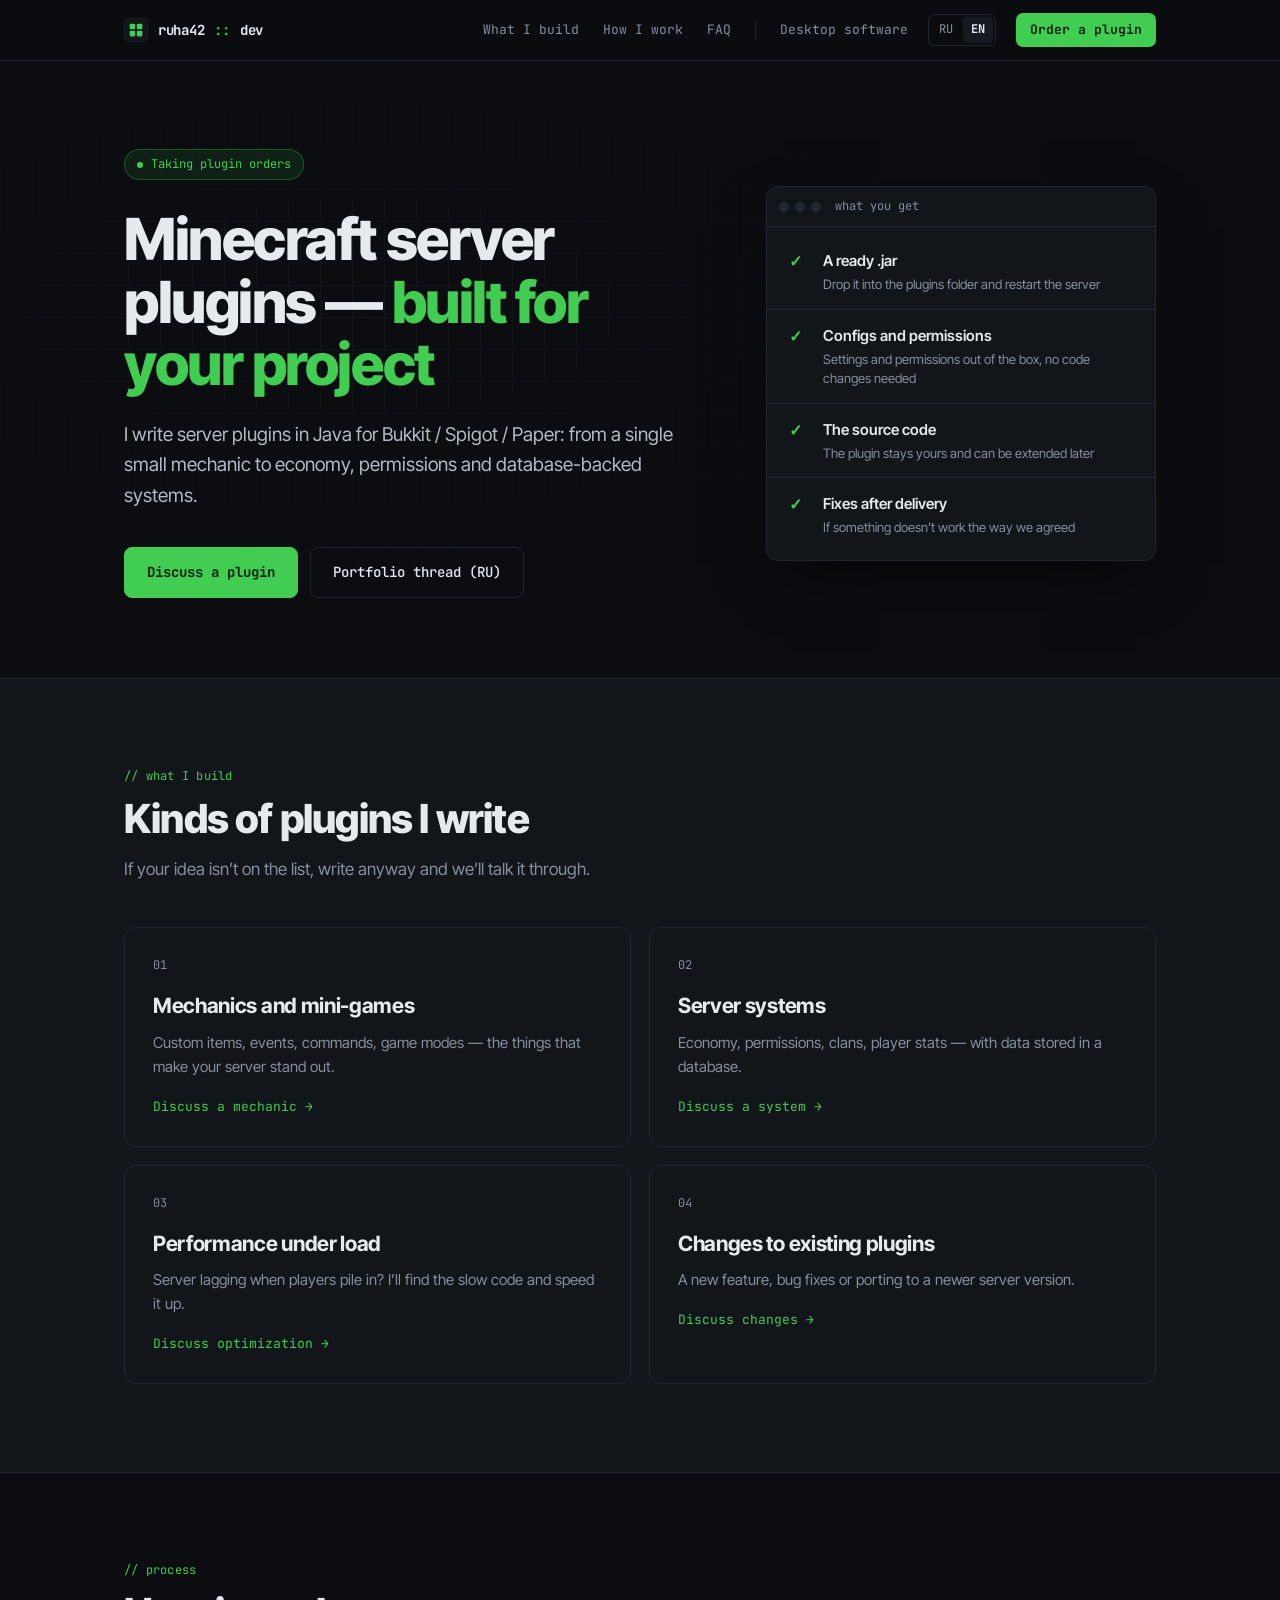
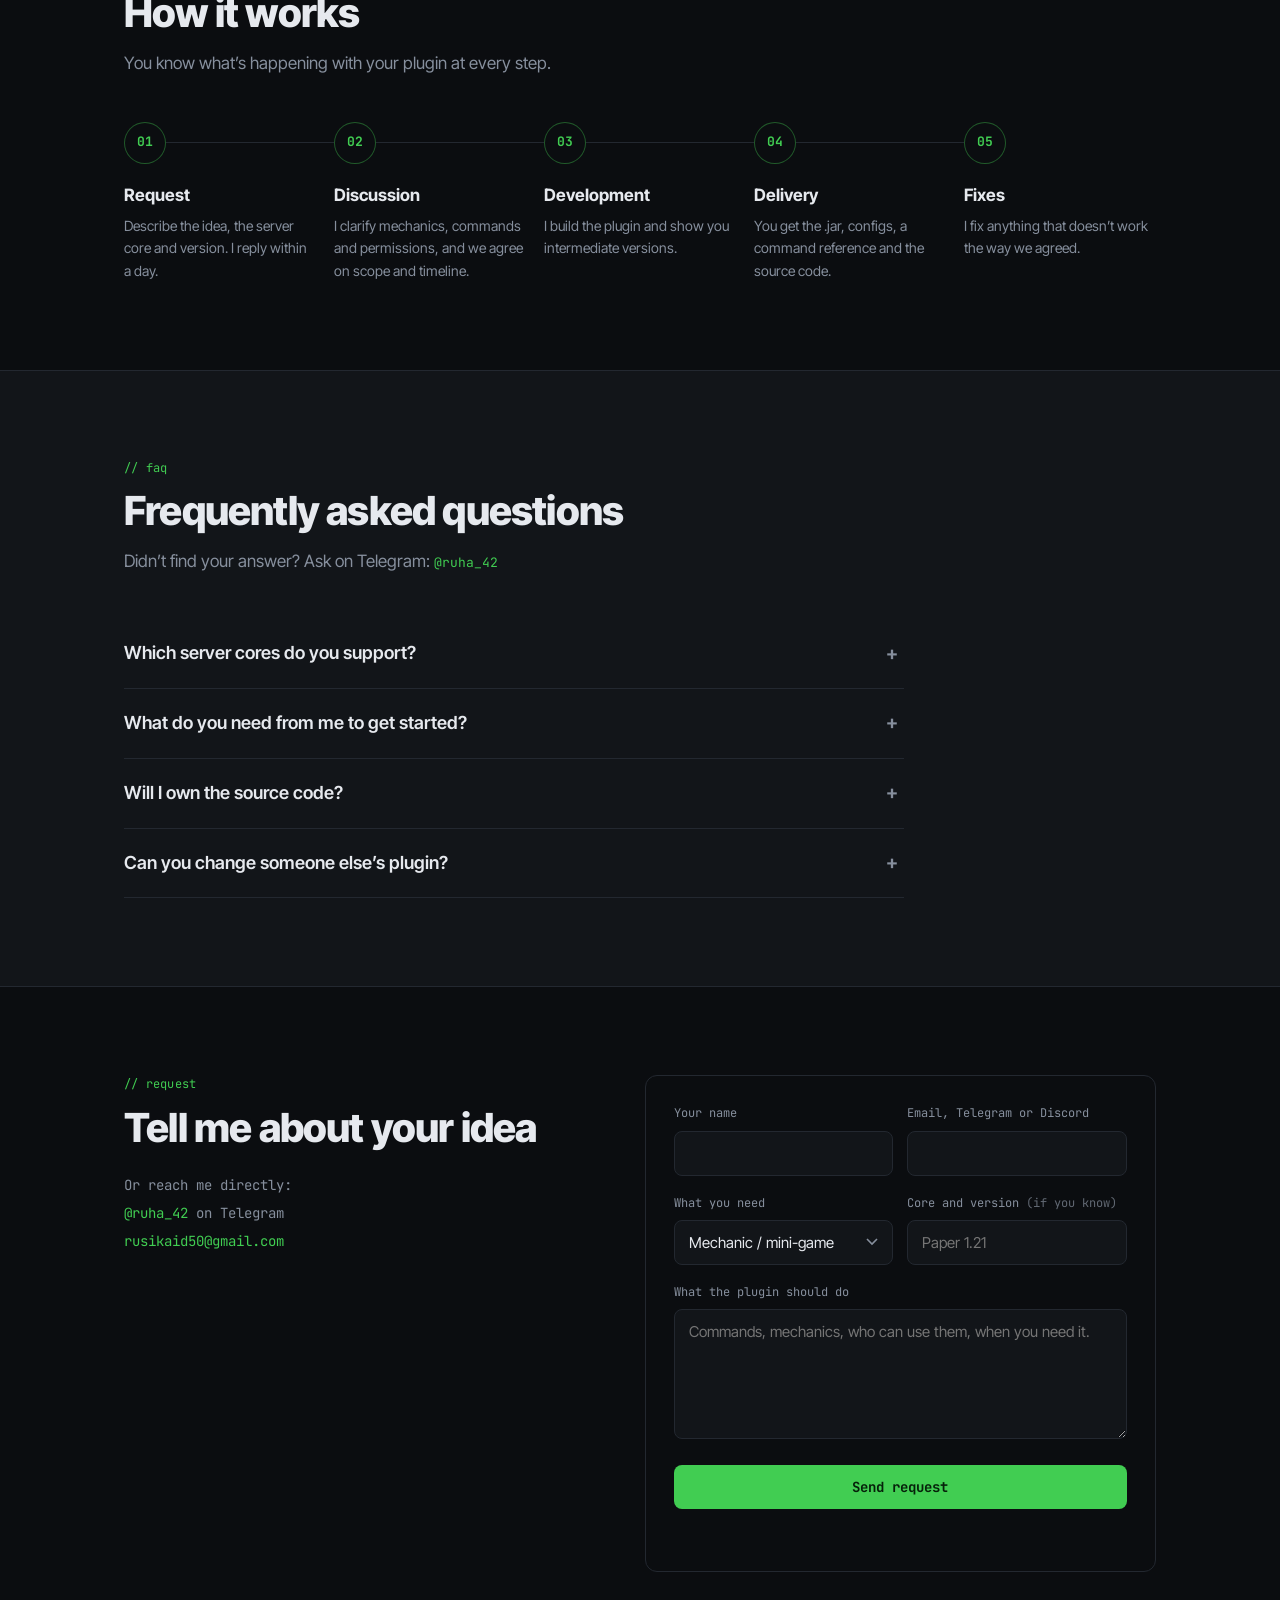
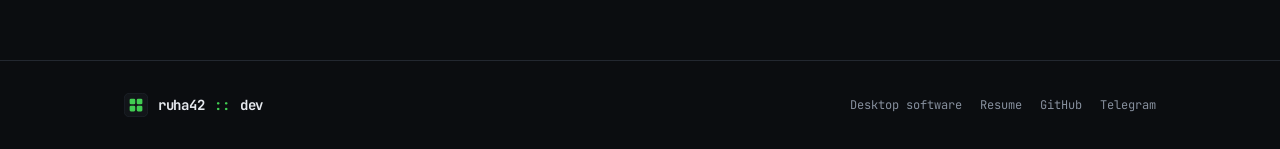
<file: minecraft/index.html>
<!DOCTYPE html>
<html lang="ru">
<head>
<meta charset="utf-8">
<meta name="viewport" content="width=device-width, initial-scale=1">
<title>Плагины для Minecraft на заказ — Bukkit, Spigot, Paper</title>
<meta name="description" content="Разработка серверных плагинов для Minecraft на Java под Bukkit / Spigot / Paper: механики, экономика, права, работа с базой данных, оптимизация под онлайн. Исходники ваши.">
<meta name="theme-color" content="#0B0D10">

<meta property="og:type" content="website">
<meta property="og:url" content="https://ruha24.github.io/minecraft/">
<meta property="og:title" content="Плагины для Minecraft-серверов на заказ">
<meta property="og:description" content="Java-плагины под Bukkit / Spigot / Paper: механики, экономика, права, работа с базой, оптимизация под онлайн.">
<meta property="og:image" content="https://ruha24.github.io/og-minecraft.png">
<meta property="og:image:width" content="1200">
<meta property="og:image:height" content="630">
<meta property="og:locale" content="ru_RU">
<meta property="og:locale:alternate" content="en_US">
<meta name="twitter:card" content="summary_large_image">

<link rel="icon" href="/favicon.svg" type="image/svg+xml">
<link rel="canonical" href="https://ruha24.github.io/minecraft/">
<link rel="alternate" hreflang="ru" href="https://ruha24.github.io/minecraft/">
<link rel="alternate" hreflang="en" href="https://ruha24.github.io/en/minecraft/">
<link rel="alternate" hreflang="x-default" href="https://ruha24.github.io/minecraft/">

<script>
(function(){
  try{
    if(localStorage.getItem('lang')) return;
    var ruReaders = ['ru','uk','be','kk'];
    var langs = navigator.languages || [navigator.language || ''];
    var readsRu = langs.some(function(l){ return ruReaders.indexOf((l||'').slice(0,2).toLowerCase()) !== -1; });
    if(!readsRu) location.replace('/en/minecraft/');
  }catch(e){}
})();
</script>

<link rel="preconnect" href="https://fonts.googleapis.com">
<link rel="preconnect" href="https://fonts.gstatic.com" crossorigin>
<link href="https://fonts.googleapis.com/css2?family=JetBrains+Mono:wght@400;500;700&family=Inter+Tight:wght@400;500;600;700;800&display=swap" rel="stylesheet">
<link rel="stylesheet" href="/assets/site.css">
<script src="/assets/site.js" defer></script>
</head>
<body>

<nav>
  <div class="wrap nav-in">
    <a href="/" class="logo"><img src="/favicon.svg" width="24" height="24" alt="">ruha42<b>::</b>dev</a>
    <div class="nav-right">
      <div class="nav-links">
        <a href="#services">Что делаю</a>
        <a href="#process">Как работаю</a>
        <a href="#faq">Вопросы</a>
        <span class="sep" aria-hidden="true"></span>
        <a href="/">Десктопные программы</a>
      </div>
      <div class="lang">
        <a href="/minecraft/" class="on" data-lang="ru" aria-current="page">RU</a>
        <a href="/en/minecraft/" data-lang="en">EN</a>
      </div>
      <a href="#contact" class="nav-cta">Заказать плагин</a>
    </div>
  </div>
</nav>

<header class="hero">
  <div class="wrap hero-in">
    <div>
      <div class="status"><span class="dot"></span>Принимаю заказы на плагины</div>
      <h1>Плагины для Minecraft-сервера — <em>под ваш проект</em></h1>
      <p class="lede">Пишу серверные плагины на Java под Bukkit / Spigot / Paper: от небольшой механики до экономики, прав и работы с базой данных.</p>
      <div class="btns">
        <a href="#contact" class="btn btn-a">Обсудить плагин</a>
        <a href="https://black-minecraft.com/threads/java-razrabotchik-pod-bukkit-spigot-paper.15407/" class="btn btn-b">Тема на black-minecraft</a>
      </div>
    </div>
    <aside class="deliver" aria-label="Что вы получите">
      <div class="bar" aria-hidden="true"><i></i><i></i><i></i><span>что вы получите</span></div>
      <ul>
        <li><div><b>Готовый .jar</b><small>Кладёте в папку plugins и перезапускаете сервер</small></div></li>
        <li><div><b>Конфиги и права</b><small>Настройки и permissions из коробки, без правки кода</small></div></li>
        <li><div><b>Исходный код</b><small>Плагин остаётся вашим, его можно дорабатывать дальше</small></div></li>
        <li><div><b>Правки после сдачи</b><small>Если что-то работает не так, как договаривались</small></div></li>
      </ul>
    </aside>
  </div>
</header>

<section id="services" class="alt">
  <div class="wrap">
    <div class="kicker">// что делаю</div>
    <h2>Какие плагины пишу</h2>
    <p class="sub">Если вашей задачи нет в списке — напишите, обсудим.</p>
    <div class="svc">
      <article class="svc-card">
        <div class="svc-n">01</div>
        <h3>Механики и мини-игры</h3>
        <p>Кастомные предметы, ивенты, команды, игровые режимы — то, что делает ваш сервер непохожим на другие.</p>
        <a href="#contact" class="more" data-kind="Механика / мини-игра">Обсудить механику →</a>
      </article>
      <article class="svc-card">
        <div class="svc-n">02</div>
        <h3>Системы для сервера</h3>
        <p>Экономика, права, кланы, статистика игроков — с хранением данных в базе.</p>
        <a href="#contact" class="more" data-kind="Система (экономика, права, база)">Обсудить систему →</a>
      </article>
      <article class="svc-card">
        <div class="svc-n">03</div>
        <h3>Оптимизация под онлайн</h3>
        <p>Сервер лагает при наплыве игроков? Найду, какой код тормозит, и ускорю его.</p>
        <a href="#contact" class="more" data-kind="Оптимизация">Обсудить оптимизацию →</a>
      </article>
      <article class="svc-card">
        <div class="svc-n">04</div>
        <h3>Доработка готовых плагинов</h3>
        <p>Новая функция, исправление ошибок или перенос на свежую версию сервера.</p>
        <a href="#contact" class="more" data-kind="Доработка плагина">Обсудить доработку →</a>
      </article>
    </div>
  </div>
</section>

<section id="process">
  <div class="wrap">
    <div class="kicker">// процесс</div>
    <h2>Как проходит работа</h2>
    <p class="sub">Вы знаете, что происходит с плагином, на каждом шаге.</p>
    <ol class="steps">
      <li><h3>Заявка</h3><p>Описываете идею, версию и ядро сервера. Отвечу в течение дня.</p></li>
      <li><h3>Обсуждение</h3><p>Уточняю механику, команды и права, согласуем объём и сроки.</p></li>
      <li><h3>Разработка</h3><p>Пишу плагин и показываю промежуточные версии.</p></li>
      <li><h3>Сдача</h3><p>Передаю .jar, конфиги, описание команд и исходники.</p></li>
      <li><h3>Правки</h3><p>Исправляю, если что-то работает не так, как договаривались.</p></li>
    </ol>
  </div>
</section>

<section id="faq" class="alt">
  <div class="wrap">
    <div class="kicker">// вопросы</div>
    <h2>Частые вопросы</h2>
    <p class="sub">Не нашли ответ — спросите в телеграме <a href="https://t.me/ruha_42" class="more">@ruha_42</a></p>
    <div class="faq">
      <details>
        <summary>Под какие ядра пишете?</summary>
        <p>Bukkit, Spigot и Paper. Укажите в заявке ядро и версию сервера — от этого зависит, какие возможности API доступны.</p>
      </details>
      <details>
        <summary>Что нужно, чтобы начать?</summary>
        <p>Опишите своими словами, что должен делать плагин: какие команды, кто может ими пользоваться, что видят игроки. Готового ТЗ не нужно — детали уточним в разговоре.</p>
      </details>
      <details>
        <summary>Исходники будут мои?</summary>
        <p>Да. Вместе с .jar передаю исходный код — плагин можно дорабатывать дальше самому или с другим разработчиком.</p>
      </details>
      <details>
        <summary>Можете доработать чужой плагин?</summary>
        <p>Да, если есть исходный код. Сначала разберусь, как он устроен, и скажу, что можно сделать.</p>
      </details>
    </div>
  </div>
</section>

<section id="contact">
  <div class="wrap contact-grid">
    <div>
      <div class="kicker">// заявка</div>
      <h2>Расскажите об идее</h2>
      <p class="direct">
        Или напишите напрямую:<br>
        <a href="https://t.me/ruha_42">@ruha_42</a> в телеграме<br>
        <a href="mailto:rusikaid50@gmail.com">rusikaid50@gmail.com</a>
      </p>
    </div>

    <form class="form" id="contactForm" action="https://formspree.io/f/mgogopkp" method="POST"
          data-sending="Отправляю…" data-sent="Заявка отправлена"
          data-ok="Заявка отправлена. Отвечу в течение дня."
          data-err='Заявка не отправилась. Попробуйте ещё раз или напишите в <a href="https://t.me/ruha_42">телеграм</a>.'>
      <input type="hidden" name="Страница" value="Minecraft (RU)">
      <div class="field-row">
        <div class="field">
          <label for="name">Как вас зовут</label>
          <input id="name" name="Имя" type="text" autocomplete="name" required>
        </div>
        <div class="field">
          <label for="contact-field">Почта, телеграм или Discord</label>
          <input id="contact-field" name="Контакт" type="text" required>
        </div>
      </div>
      <div class="field-row">
        <div class="field">
          <label for="kind">Что нужно</label>
          <select id="kind" name="Тип задачи">
            <option>Механика / мини-игра</option>
            <option>Система (экономика, права, база)</option>
            <option>Оптимизация</option>
            <option>Доработка плагина</option>
            <option>Другое</option>
          </select>
        </div>
        <div class="field">
          <label for="core">Ядро и версия <span>(если знаете)</span></label>
          <input id="core" name="Ядро и версия" type="text" placeholder="Paper 1.21">
        </div>
      </div>
      <div class="field">
        <label for="msg">Что должен делать плагин</label>
        <textarea id="msg" name="Сообщение" placeholder="Команды, механика, кто может пользоваться, к какому сроку нужно." required></textarea>
      </div>
      <button type="submit" class="btn btn-a">Отправить заявку</button>
      <p class="form-status" id="formStatus" role="status" aria-live="polite"></p>
    </form>
  </div>
</section>

<footer>
  <div class="wrap foot">
    <a href="/" class="logo"><img src="/favicon.svg" width="24" height="24" alt="">ruha42<b>::</b>dev</a>
    <div class="foot-links">
      <a href="/">Десктопные программы</a>
      <a href="/cv/">Резюме</a>
      <a href="https://github.com/Ruha24">GitHub</a>
      <a href="https://t.me/ruha_42">Telegram</a>
    </div>
  </div>
</footer>

</body>
</html>
</file>
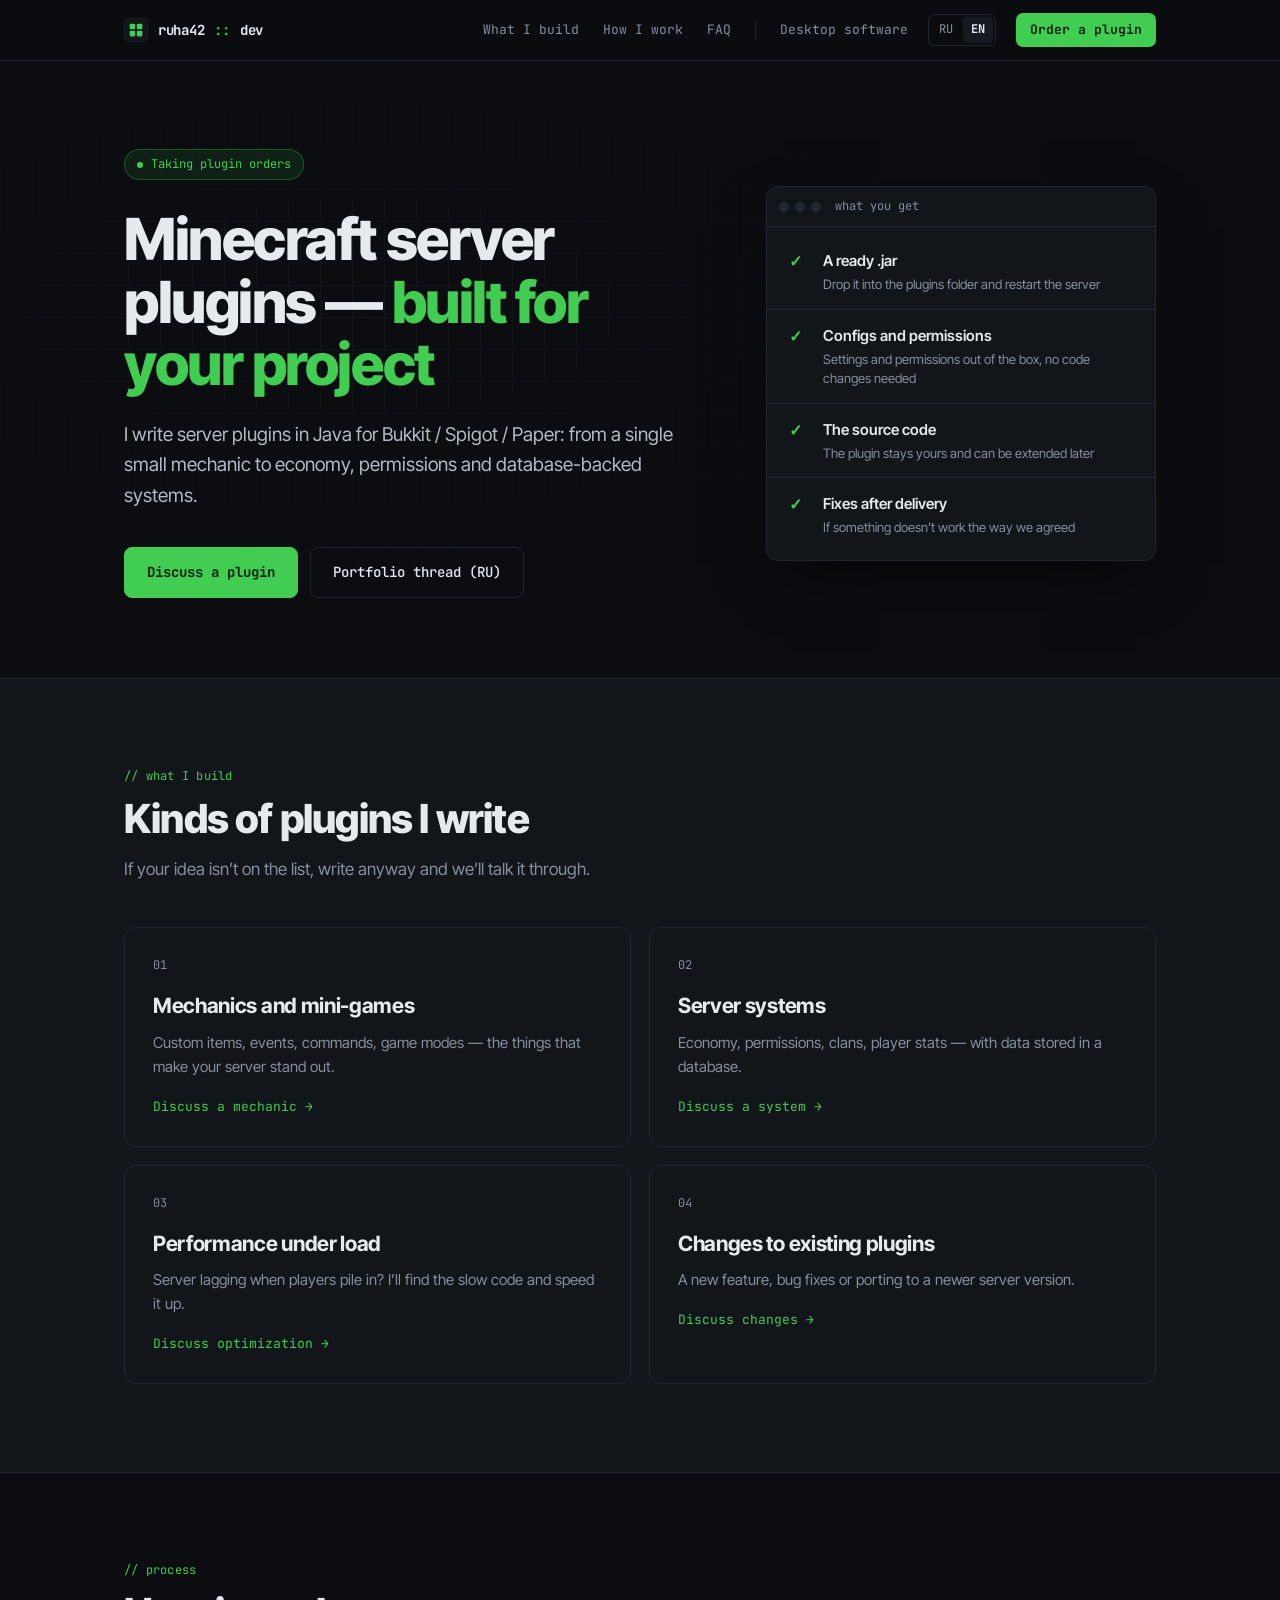
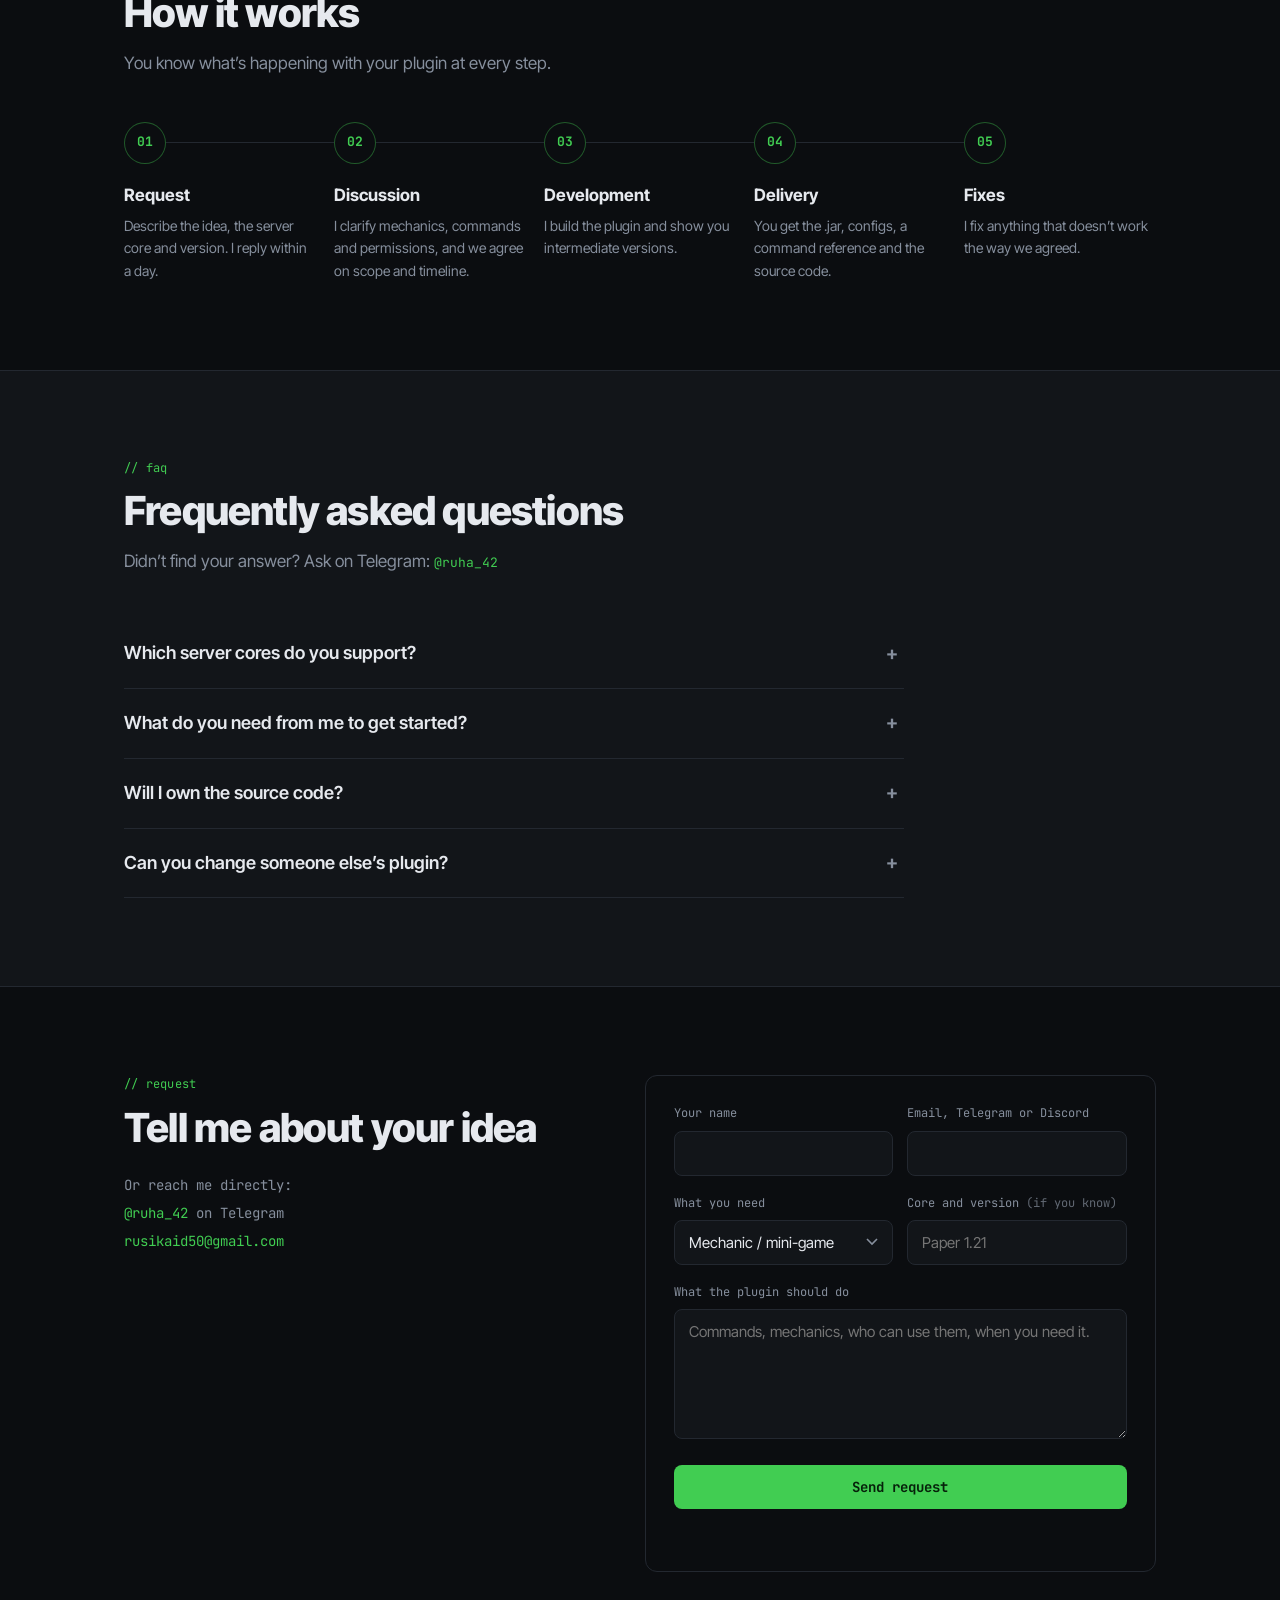
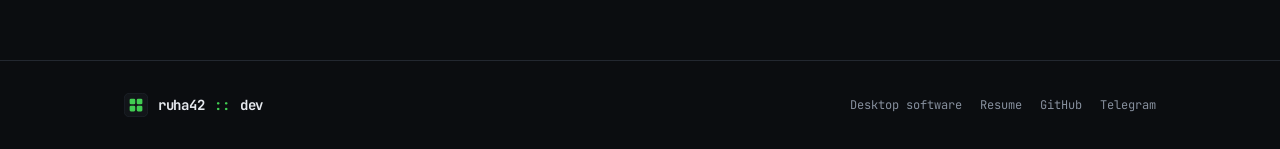
<file: en/minecraft/index.html>
<!DOCTYPE html>
<html lang="en">
<head>
<meta charset="utf-8">
<meta name="viewport" content="width=device-width, initial-scale=1">
<title>Custom Minecraft plugins — Bukkit, Spigot, Paper</title>
<meta name="description" content="Custom Minecraft server plugins in Java for Bukkit / Spigot / Paper: mechanics, economy, permissions, database work, performance under load. You own the source code.">
<meta name="theme-color" content="#0B0D10">

<meta property="og:type" content="website">
<meta property="og:url" content="https://ruha24.github.io/en/minecraft/">
<meta property="og:title" content="Custom Minecraft server plugins">
<meta property="og:description" content="Java plugins for Bukkit / Spigot / Paper: mechanics, economy, permissions, database work, performance under load.">
<meta property="og:image" content="https://ruha24.github.io/og-minecraft-en.png">
<meta property="og:image:width" content="1200">
<meta property="og:image:height" content="630">
<meta property="og:locale" content="en_US">
<meta property="og:locale:alternate" content="ru_RU">
<meta name="twitter:card" content="summary_large_image">

<link rel="icon" href="/favicon.svg" type="image/svg+xml">
<link rel="canonical" href="https://ruha24.github.io/en/minecraft/">
<link rel="alternate" hreflang="ru" href="https://ruha24.github.io/minecraft/">
<link rel="alternate" hreflang="en" href="https://ruha24.github.io/en/minecraft/">
<link rel="alternate" hreflang="x-default" href="https://ruha24.github.io/minecraft/">

<link rel="preconnect" href="https://fonts.googleapis.com">
<link rel="preconnect" href="https://fonts.gstatic.com" crossorigin>
<link href="https://fonts.googleapis.com/css2?family=JetBrains+Mono:wght@400;500;700&family=Inter+Tight:wght@400;500;600;700;800&display=swap" rel="stylesheet">
<link rel="stylesheet" href="/assets/site.css">
<script src="/assets/site.js" defer></script>
</head>
<body>

<nav>
  <div class="wrap nav-in">
    <a href="/en/" class="logo"><img src="/favicon.svg" width="24" height="24" alt="">ruha42<b>::</b>dev</a>
    <div class="nav-right">
      <div class="nav-links">
        <a href="#services">What I build</a>
        <a href="#process">How I work</a>
        <a href="#faq">FAQ</a>
        <span class="sep" aria-hidden="true"></span>
        <a href="/en/">Desktop software</a>
      </div>
      <div class="lang">
        <a href="/minecraft/" data-lang="ru">RU</a>
        <a href="/en/minecraft/" class="on" data-lang="en" aria-current="page">EN</a>
      </div>
      <a href="#contact" class="nav-cta">Order a plugin</a>
    </div>
  </div>
</nav>

<header class="hero">
  <div class="wrap hero-in">
    <div>
      <div class="status"><span class="dot"></span>Taking plugin orders</div>
      <h1>Minecraft server plugins — <em>built for your project</em></h1>
      <p class="lede">I write server plugins in Java for Bukkit / Spigot / Paper: from a single small mechanic to economy, permissions and database-backed systems.</p>
      <div class="btns">
        <a href="#contact" class="btn btn-a">Discuss a plugin</a>
        <a href="https://black-minecraft.com/threads/java-razrabotchik-pod-bukkit-spigot-paper.15407/" class="btn btn-b" hreflang="ru">Portfolio thread (RU)</a>
      </div>
    </div>
    <aside class="deliver" aria-label="What you get">
      <div class="bar" aria-hidden="true"><i></i><i></i><i></i><span>what you get</span></div>
      <ul>
        <li><div><b>A ready .jar</b><small>Drop it into the plugins folder and restart the server</small></div></li>
        <li><div><b>Configs and permissions</b><small>Settings and permissions out of the box, no code changes needed</small></div></li>
        <li><div><b>The source code</b><small>The plugin stays yours and can be extended later</small></div></li>
        <li><div><b>Fixes after delivery</b><small>If something doesn’t work the way we agreed</small></div></li>
      </ul>
    </aside>
  </div>
</header>

<section id="services" class="alt">
  <div class="wrap">
    <div class="kicker">// what I build</div>
    <h2>Kinds of plugins I write</h2>
    <p class="sub">If your idea isn’t on the list, write anyway and we’ll talk it through.</p>
    <div class="svc">
      <article class="svc-card">
        <div class="svc-n">01</div>
        <h3>Mechanics and mini-games</h3>
        <p>Custom items, events, commands, game modes — the things that make your server stand out.</p>
        <a href="#contact" class="more" data-kind="Mechanic / mini-game">Discuss a mechanic →</a>
      </article>
      <article class="svc-card">
        <div class="svc-n">02</div>
        <h3>Server systems</h3>
        <p>Economy, permissions, clans, player stats — with data stored in a database.</p>
        <a href="#contact" class="more" data-kind="System (economy, permissions, database)">Discuss a system →</a>
      </article>
      <article class="svc-card">
        <div class="svc-n">03</div>
        <h3>Performance under load</h3>
        <p>Server lagging when players pile in? I’ll find the slow code and speed it up.</p>
        <a href="#contact" class="more" data-kind="Optimization">Discuss optimization →</a>
      </article>
      <article class="svc-card">
        <div class="svc-n">04</div>
        <h3>Changes to existing plugins</h3>
        <p>A new feature, bug fixes or porting to a newer server version.</p>
        <a href="#contact" class="more" data-kind="Changes to a plugin">Discuss changes →</a>
      </article>
    </div>
  </div>
</section>

<section id="process">
  <div class="wrap">
    <div class="kicker">// process</div>
    <h2>How it works</h2>
    <p class="sub">You know what’s happening with your plugin at every step.</p>
    <ol class="steps">
      <li><h3>Request</h3><p>Describe the idea, the server core and version. I reply within a day.</p></li>
      <li><h3>Discussion</h3><p>I clarify mechanics, commands and permissions, and we agree on scope and timeline.</p></li>
      <li><h3>Development</h3><p>I build the plugin and show you intermediate versions.</p></li>
      <li><h3>Delivery</h3><p>You get the .jar, configs, a command reference and the source code.</p></li>
      <li><h3>Fixes</h3><p>I fix anything that doesn’t work the way we agreed.</p></li>
    </ol>
  </div>
</section>

<section id="faq" class="alt">
  <div class="wrap">
    <div class="kicker">// faq</div>
    <h2>Frequently asked questions</h2>
    <p class="sub">Didn’t find your answer? Ask on Telegram: <a href="https://t.me/ruha_42" class="more">@ruha_42</a></p>
    <div class="faq">
      <details>
        <summary>Which server cores do you support?</summary>
        <p>Bukkit, Spigot and Paper. Mention your core and server version in the request — it determines which API features are available.</p>
      </details>
      <details>
        <summary>What do you need from me to get started?</summary>
        <p>Describe in your own words what the plugin should do: which commands, who can use them, what players see. You don’t need a formal spec — we’ll work out the details in a conversation.</p>
      </details>
      <details>
        <summary>Will I own the source code?</summary>
        <p>Yes. I hand over the source code along with the .jar, so you can extend the plugin yourself or with another developer.</p>
      </details>
      <details>
        <summary>Can you change someone else’s plugin?</summary>
        <p>Yes, if the source code is available. First I’ll figure out how it works and tell you what can be done.</p>
      </details>
    </div>
  </div>
</section>

<section id="contact">
  <div class="wrap contact-grid">
    <div>
      <div class="kicker">// request</div>
      <h2>Tell me about your idea</h2>
      <p class="direct">
        Or reach me directly:<br>
        <a href="https://t.me/ruha_42">@ruha_42</a> on Telegram<br>
        <a href="mailto:rusikaid50@gmail.com">rusikaid50@gmail.com</a>
      </p>
    </div>

    <form class="form" id="contactForm" action="https://formspree.io/f/mgogopkp" method="POST"
          data-sending="Sending…" data-sent="Request sent"
          data-ok="Request sent. I’ll reply within a day."
          data-err='The request didn’t go through. Try again or message me on <a href="https://t.me/ruha_42">Telegram</a>.'>
      <input type="hidden" name="Page" value="Minecraft (EN)">
      <div class="field-row">
        <div class="field">
          <label for="name">Your name</label>
          <input id="name" name="Name" type="text" autocomplete="name" required>
        </div>
        <div class="field">
          <label for="contact-field">Email, Telegram or Discord</label>
          <input id="contact-field" name="Contact" type="text" required>
        </div>
      </div>
      <div class="field-row">
        <div class="field">
          <label for="kind">What you need</label>
          <select id="kind" name="Task type">
            <option>Mechanic / mini-game</option>
            <option>System (economy, permissions, database)</option>
            <option>Optimization</option>
            <option>Changes to a plugin</option>
            <option>Something else</option>
          </select>
        </div>
        <div class="field">
          <label for="core">Core and version <span>(if you know)</span></label>
          <input id="core" name="Core and version" type="text" placeholder="Paper 1.21">
        </div>
      </div>
      <div class="field">
        <label for="msg">What the plugin should do</label>
        <textarea id="msg" name="Message" placeholder="Commands, mechanics, who can use them, when you need it." required></textarea>
      </div>
      <button type="submit" class="btn btn-a">Send request</button>
      <p class="form-status" id="formStatus" role="status" aria-live="polite"></p>
    </form>
  </div>
</section>

<footer>
  <div class="wrap foot">
    <a href="/en/" class="logo"><img src="/favicon.svg" width="24" height="24" alt="">ruha42<b>::</b>dev</a>
    <div class="foot-links">
      <a href="/en/">Desktop software</a>
      <a href="/en/cv/">Resume</a>
      <a href="https://github.com/Ruha24">GitHub</a>
      <a href="https://t.me/ruha_42">Telegram</a>
    </div>
  </div>
</footer>

</body>
</html>
</file>
<file: assets/site.css>
:root{
  color-scheme:dark;
  --ink:#0B0D10;
  --panel:#121519;
  --panel-2:#171B21;
  --line:#232830;
  --line-2:#313843;
  --text:#E6E9EE;
  --text-2:#B4BAC4;
  --muted:#868F9D;
  --signal:#41CD52; /* Qt green */
  --signal-dim:rgba(65,205,82,.1);
  --mono:'JetBrains Mono',ui-monospace,monospace;
  --sans:'Inter Tight',system-ui,sans-serif;
}
*{box-sizing:border-box;margin:0;padding:0}
html{scroll-behavior:smooth;scroll-padding-top:72px}
body{background:var(--ink);color:var(--text);font-family:var(--sans);line-height:1.6;-webkit-font-smoothing:antialiased}
a{color:inherit}
img{max-width:100%;display:block}
.wrap{max-width:1080px;margin:0 auto;padding:0 24px}
@media(max-width:480px){.wrap{padding:0 16px}}

/* ---------- Навигация ---------- */
nav{position:sticky;top:0;z-index:50;background:rgba(11,13,16,.85);backdrop-filter:blur(12px);border-bottom:1px solid var(--line)}
.nav-in{display:flex;align-items:center;justify-content:space-between;gap:20px;height:60px}
.logo{display:inline-flex;align-items:center;gap:10px;font-family:var(--mono);font-size:14px;font-weight:700;letter-spacing:-.02em;text-decoration:none;white-space:nowrap}
.logo b{color:var(--signal)}
.nav-right{display:flex;align-items:center;gap:20px}
.nav-links{display:flex;gap:24px;font-family:var(--mono);font-size:13px}
.nav-links a{text-decoration:none;color:var(--muted);transition:color .2s;white-space:nowrap}
.nav-links a:hover{color:var(--text)}
.nav-links .sep{width:1px;background:var(--line)}
.nav-cta{font-family:var(--mono);font-size:13px;font-weight:700;text-decoration:none;white-space:nowrap;
  background:var(--signal);color:#06210A;padding:7px 14px;border-radius:7px;transition:.2s}
.nav-cta:hover{background:#5BDD6B}
.lang{display:flex;gap:2px;font-family:var(--mono);font-size:12px;border:1px solid var(--line);border-radius:6px;padding:2px}
.lang a{text-decoration:none;color:var(--muted);padding:3px 8px;border-radius:4px;transition:.2s}
.lang a:hover{color:var(--text)}
.lang a.on{background:var(--panel-2);color:var(--text);font-weight:700}

/* На мобильном ссылки уходят во вторую строку и прокручиваются по горизонтали */
@media(max-width:820px){
  .nav-in{flex-wrap:wrap;height:auto;padding-top:12px;row-gap:0}
  .nav-right{display:contents}
  .logo{margin-right:auto}
  .lang{order:1}
  .nav-cta{order:2}
  .nav-links{order:3;width:100%;gap:22px;overflow-x:auto;padding:10px 0 12px;scrollbar-width:none}
  .nav-links::-webkit-scrollbar{display:none}
}

/* ---------- Шапка ---------- */
.hero{padding:88px 0 80px;position:relative;overflow:hidden}
.hero::before{
  content:"";position:absolute;inset:0;
  background:linear-gradient(var(--line) 1px,transparent 1px) 0 0/100% 32px,
             linear-gradient(90deg,var(--line) 1px,transparent 1px) 0 0/32px 100%;
  opacity:.3;
  mask-image:radial-gradient(ellipse 70% 60% at 28% 40%,#000 0%,transparent 75%);
  pointer-events:none;
}
.hero-in{position:relative;display:grid;grid-template-columns:1.2fr .8fr;gap:56px;align-items:center}
.hero-in.solo{grid-template-columns:1fr}
@media(max-width:900px){.hero-in{grid-template-columns:1fr;gap:44px}}
.status{display:inline-flex;align-items:center;gap:8px;font-family:var(--mono);font-size:12px;color:var(--signal);
  border:1px solid rgba(65,205,82,.3);background:var(--signal-dim);padding:5px 12px;border-radius:100px;margin-bottom:28px}
.dot{width:6px;height:6px;border-radius:50%;background:var(--signal)}
h1{font-size:clamp(34px,5.4vw,58px);font-weight:800;line-height:1.08;letter-spacing:-.025em;max-width:18ch;margin-bottom:24px}
h1 em{font-style:normal;color:var(--signal)}
.lede{font-size:19px;color:var(--text-2);max-width:50ch;margin-bottom:36px}
.btns{display:flex;gap:12px;flex-wrap:wrap}
.btn{font-family:var(--mono);font-size:14px;font-weight:500;padding:13px 22px;border-radius:8px;
  text-decoration:none;border:1px solid var(--line);transition:.2s;display:inline-block;text-align:center}
.btn-a{background:var(--signal);color:#06210A;border-color:var(--signal);font-weight:700}
.btn-a:hover{background:#5BDD6B;transform:translateY(-2px)}
.btn-b{color:var(--text)}
.btn-b:hover{border-color:var(--muted);background:var(--panel)}

.facts{display:flex;flex-wrap:wrap;gap:10px 26px;margin-top:36px;list-style:none;font-family:var(--mono);font-size:13px;color:var(--text-2)}
.facts li{display:flex;align-items:center;gap:8px}
.facts li::before{content:"✓";color:var(--signal);font-weight:700}

/* Панель «что вы получите» в шапке — стилизована под окно приложения */
.deliver{border:1px solid var(--line);border-radius:12px;background:var(--panel);box-shadow:0 24px 60px -20px rgba(0,0,0,.6);overflow:hidden}
.deliver .bar{display:flex;align-items:center;gap:6px;padding:10px 12px;border-bottom:1px solid var(--line)}
.deliver .bar i{width:10px;height:10px;border-radius:50%;background:var(--line)}
.deliver .bar span{margin-left:8px;font-family:var(--mono);font-size:12px;color:var(--muted)}
.deliver ul{list-style:none;padding:8px 0}
.deliver li{display:grid;grid-template-columns:22px 1fr;gap:12px;padding:14px 22px;border-bottom:1px solid var(--line)}
.deliver li:last-child{border-bottom:0}
.deliver li::before{content:"✓";font-family:var(--mono);font-weight:700;color:var(--signal)}
.deliver b{display:block;font-weight:600;font-size:15px}
.deliver small{display:block;color:var(--muted);font-size:13px;line-height:1.5;margin-top:2px}

/* ---------- Секции ---------- */
section{padding:88px 0}
section.alt{background:var(--panel);border-block:1px solid var(--line)}
.kicker{font-family:var(--mono);font-size:12px;color:var(--signal);margin-bottom:10px;letter-spacing:.02em}
h2{font-size:clamp(28px,4vw,40px);font-weight:800;letter-spacing:-.02em;line-height:1.15;margin-bottom:14px}
.sub{color:var(--muted);max-width:58ch;margin-bottom:44px;font-size:17px}

/* ---------- Услуги ---------- */
.svc{display:grid;grid-template-columns:repeat(2,1fr);gap:18px}
@media(max-width:820px){.svc{grid-template-columns:1fr}}
.svc-card{background:var(--panel);border:1px solid var(--line);border-radius:12px;padding:28px;display:flex;flex-direction:column;transition:.25s}
.svc-card:hover{border-color:var(--line-2)}
.svc-n{font-family:var(--mono);font-size:12px;color:var(--muted);margin-bottom:14px}
.svc-card h3{font-size:21px;font-weight:700;letter-spacing:-.015em;margin-bottom:8px}
.svc-card p{font-size:15px;color:var(--muted);margin-bottom:18px}
.svc-card ul{list-style:none;margin-bottom:22px;flex:1}
.svc-card li{font-size:14px;color:var(--text-2);padding-left:20px;position:relative;margin-bottom:8px}
.svc-card li::before{content:"–";position:absolute;left:0;color:var(--muted);font-family:var(--mono)}
.more{font-family:var(--mono);font-size:13px;color:var(--signal);text-decoration:none;align-self:flex-start}
.more:hover{text-decoration:underline}
.svc-card.mc{background:linear-gradient(135deg,var(--panel) 60%,rgba(65,205,82,.06))}

/* ---------- Этапы ---------- */
.steps{display:grid;grid-template-columns:repeat(5,1fr);gap:18px;list-style:none;counter-reset:s}
.steps li{position:relative;counter-increment:s}
.steps li::before{content:"0" counter(s);display:grid;place-items:center;width:40px;height:40px;border-radius:50%;
  border:1px solid rgba(65,205,82,.4);background:var(--ink);color:var(--signal);font-family:var(--mono);font-size:13px;font-weight:700;
  margin-bottom:18px;position:relative;z-index:1}
.steps li:not(:last-child)::after{content:"";position:absolute;top:20px;left:40px;right:-18px;height:1px;background:var(--line)}
.steps h3{font-size:17px;font-weight:700;margin-bottom:6px}
.steps p{font-size:14px;color:var(--muted)}
@media(max-width:900px){
  .steps{grid-template-columns:1fr;gap:0}
  .steps li{display:grid;grid-template-columns:40px 1fr;column-gap:18px;padding-bottom:26px}
  .steps li::before{grid-row:span 2;margin:0}
  .steps li:not(:last-child)::after{top:40px;bottom:0;left:20px;right:auto;width:1px;height:auto}
}

/* ---------- Кейсы ---------- */
.cases{display:grid;gap:18px}
.case{background:var(--panel);border:1px solid var(--line);border-radius:12px;overflow:hidden;
  display:grid;grid-template-columns:1.5fr 1fr}
@media(max-width:820px){.case{grid-template-columns:1fr}}
.case-body{padding:30px}
.case-meta{font-family:var(--mono);font-size:12px;color:var(--muted)}
.case h3{font-size:23px;font-weight:700;letter-spacing:-.015em;margin:8px 0 18px}
.case dl{display:grid;gap:14px}
.case dt{font-family:var(--mono);font-size:12px;color:var(--muted);margin-bottom:2px}
.case dd{font-size:15px;color:var(--text-2)}
.case-res{background:var(--panel-2);border-left:1px solid var(--line);padding:30px;display:flex;flex-direction:column;justify-content:center;gap:22px}
@media(max-width:820px){.case-res{border-left:0;border-top:1px solid var(--line)}}
.metric b{display:block;font-size:44px;font-weight:800;letter-spacing:-.03em;line-height:1;color:var(--signal)}
.metric span{display:block;font-size:14px;color:var(--text-2);margin-top:6px}
.case-res .tags{margin-top:4px}

.tools-h{font-size:19px;font-weight:700;margin:56px 0 6px}
.tools-sub{color:var(--muted);font-size:15px;margin-bottom:22px}

/* ---------- Карточки проектов ---------- */
.grid{display:grid;grid-template-columns:repeat(auto-fit,minmax(min(100%,420px),1fr));gap:18px}
.card{background:var(--panel);border:1px solid var(--line);border-radius:12px;padding:26px;
  transition:.25s;position:relative;overflow:hidden;display:flex;flex-direction:column}
.card::after{content:"";position:absolute;top:0;left:0;right:0;height:2px;background:var(--signal);
  transform:scaleX(0);transform-origin:left;transition:transform .3s}
.card:hover{border-color:var(--line-2);transform:translateY(-4px)}
.card:hover::after{transform:scaleX(1)}
.shot{margin:-26px -26px 22px;aspect-ratio:16/10;border-bottom:1px solid var(--line);background:var(--panel-2);overflow:hidden}
.shot img{width:100%;height:100%;object-fit:cover;object-position:top left}
.card-meta{font-family:var(--mono);font-size:12px;color:var(--muted)}
.card h3{font-size:21px;font-weight:700;letter-spacing:-.015em;margin:8px 0 10px}
.card p{font-size:15px;color:var(--muted);margin-bottom:18px}
.card ul{list-style:none;margin:0 0 18px;font-size:14px;color:var(--text-2)}
.card li{padding-left:18px;position:relative;margin-bottom:6px}
.card li::before{content:"›";position:absolute;left:0;color:var(--muted);font-family:var(--mono);font-weight:700}
.card li strong{color:var(--text);font-weight:600}
.tags{display:flex;gap:6px;flex-wrap:wrap;margin-top:auto}
.tag{font-family:var(--mono);font-size:12px;color:var(--muted);border:1px solid var(--line);padding:3px 9px;border-radius:5px}
.card-link{display:inline-block;margin-top:18px;font-family:var(--mono);font-size:13px;color:var(--signal);text-decoration:none}
/* Вся карточка кликабельна: ссылка растягивается на неё целиком */
.card-link::before{content:"";position:absolute;inset:0;z-index:1}
.card:hover .card-link{text-decoration:underline}

.side{margin-top:18px;background:var(--panel);border:1px solid var(--line);border-radius:12px;padding:26px;
  display:grid;grid-template-columns:1fr auto;gap:12px 32px;align-items:center;position:relative;transition:.25s}
.side:hover{border-color:var(--line-2)}
.side h3{font-size:19px;font-weight:700;margin-bottom:6px}
.side p{font-size:15px;color:var(--muted);max-width:60ch;margin-bottom:12px}
.side .card-link{margin-top:0}
.side .card-link::before{border-radius:12px}
@media(max-width:680px){.side{grid-template-columns:1fr}}

.gh-note{margin-top:32px;font-family:var(--mono);font-size:13px;color:var(--muted)}
.gh-note a{color:var(--signal);text-decoration:none}
.gh-note a:hover{text-decoration:underline}

/* ---------- Кто делает ---------- */
.who{display:grid;grid-template-columns:1.3fr 1fr;gap:56px;align-items:start}
@media(max-width:880px){.who{grid-template-columns:1fr;gap:32px}}
.who p{margin-bottom:16px;color:var(--text-2);font-size:17px;max-width:60ch}
.who p strong{color:var(--text);font-weight:500}
.stack-box{background:var(--panel);border:1px solid var(--line);border-radius:12px;padding:24px}
section.alt .stack-box{background:var(--ink)}
.stack-t{font-family:var(--mono);font-size:12px;color:var(--muted);margin-bottom:12px}
.stack-t:not(:first-child){margin-top:22px}
.chips{display:flex;flex-wrap:wrap;gap:6px}
.chip{font-family:var(--mono);font-size:12px;background:var(--panel-2);border:1px solid var(--line);padding:5px 10px;border-radius:6px}

/* ---------- Вопросы ---------- */
.faq{max-width:780px}
.faq details{border-bottom:1px solid var(--line)}
.faq summary{list-style:none;cursor:pointer;padding:20px 40px 20px 0;font-size:18px;font-weight:600;position:relative}
.faq summary::-webkit-details-marker{display:none}
.faq summary::after{content:"+";position:absolute;right:6px;top:50%;transform:translateY(-50%);
  font-family:var(--mono);font-size:20px;color:var(--muted);transition:transform .2s}
.faq details[open] summary::after{transform:translateY(-50%) rotate(45deg);color:var(--signal)}
.faq summary:hover{color:#fff}
.faq details p{color:var(--text-2);padding:0 40px 22px 0;max-width:64ch}

/* ---------- Заявка ---------- */
.contact-grid{display:grid;grid-template-columns:1fr 1.1fr;gap:56px;align-items:start}
@media(max-width:880px){.contact-grid{grid-template-columns:1fr;gap:36px}}
.next{list-style:none;counter-reset:n;margin:8px 0 32px}
.next li{counter-increment:n;position:relative;padding-left:36px;margin-bottom:14px;color:var(--text-2)}
.next li::before{content:counter(n);position:absolute;left:0;top:1px;width:22px;height:22px;border-radius:50%;
  display:grid;place-items:center;font-family:var(--mono);font-size:11px;font-weight:700;background:var(--signal-dim);color:var(--signal)}
.form{background:var(--ink);border:1px solid var(--line);border-radius:12px;padding:28px}
@media(max-width:480px){.form{padding:20px}}
.field{margin-bottom:18px}
.field-row{display:grid;grid-template-columns:1fr 1fr;gap:14px}
@media(max-width:520px){.field-row{grid-template-columns:1fr}}
label{display:block;font-family:var(--mono);font-size:12px;color:var(--muted);margin-bottom:7px}
label span{opacity:.7}
input,textarea,select{width:100%;background:var(--panel);border:1px solid var(--line);border-radius:8px;
  padding:12px 14px;color:var(--text);font-family:var(--sans);font-size:15px;transition:.2s}
select{appearance:none;cursor:pointer;padding-right:40px;
  background-image:url("data:image/svg+xml,%3Csvg xmlns='http://www.w3.org/2000/svg' width='12' height='8' viewBox='0 0 12 8'%3E%3Cpath d='M1 1l5 5 5-5' fill='none' stroke='%23868F9D' stroke-width='1.6'/%3E%3C/svg%3E");
  background-repeat:no-repeat;background-position:right 14px center}
input:focus,textarea:focus,select:focus{outline:none;border-color:var(--signal);box-shadow:0 0 0 3px var(--signal-dim)}
textarea{resize:vertical;min-height:130px}
.form button{border:none;cursor:pointer;width:100%;transition:.2s}
.form button:disabled{opacity:.7;cursor:default}
.form-status{margin-top:14px;font-family:var(--mono);font-size:13px;min-height:1.6em}
.form-status.ok{color:var(--signal)}
.form-status.err{color:#FF7A7A}
.form-status a{color:inherit}
.direct{font-family:var(--mono);font-size:14px;color:var(--muted);line-height:2}
.direct a{color:var(--signal);text-decoration:none}
.direct a:hover{text-decoration:underline}

/* ---------- Подвал ---------- */
footer{padding:32px 0;border-top:1px solid var(--line)}
.foot{display:flex;justify-content:space-between;flex-wrap:wrap;gap:12px;font-family:var(--mono);font-size:12px;color:var(--muted)}
.foot a{text-decoration:none;transition:color .2s}
.foot a:hover{color:var(--text)}
.foot-links{display:flex;gap:6px 18px;flex-wrap:wrap}

*:focus-visible{outline:2px solid var(--signal);outline-offset:3px}
@media(prefers-reduced-motion:reduce){*{animation:none!important;transition:none!important;scroll-behavior:auto!important}}
h2 + .direct{margin-top:20px}
.foot{align-items:center}
.foot .logo{color:var(--text);font-size:14px}
</file>
